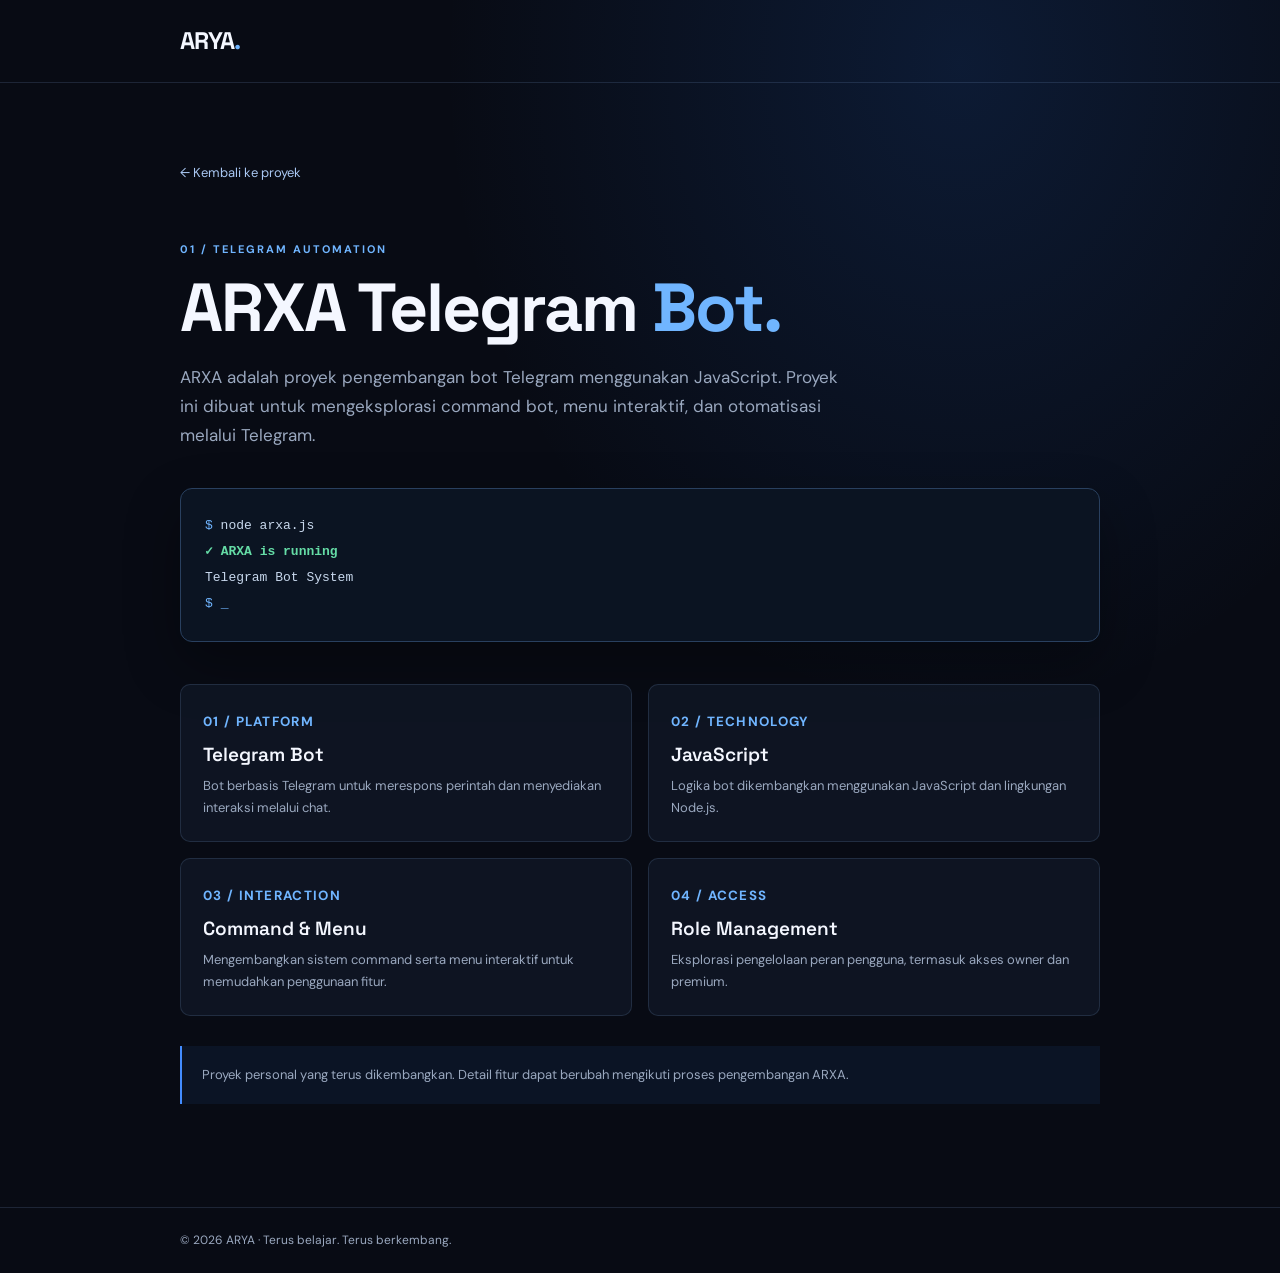
<file: projects/arxa.html>
<!DOCTYPE html>
<html lang="id">
<head>
  <meta charset="UTF-8">
  <meta name="viewport" content="width=device-width, initial-scale=1.0">
  <meta name="theme-color" content="#080b14">
  <meta name="description" content="ARXA Telegram Bot — proyek bot Telegram berbasis JavaScript oleh ARYA.">
  <title>ARXA Telegram Bot — ARYA</title>
  <link rel="preconnect" href="https://fonts.googleapis.com">
  <link rel="preconnect" href="https://fonts.gstatic.com" crossorigin>
  <link href="https://fonts.googleapis.com/css2?family=DM+Sans:wght@400;500;600;700&family=Space+Grotesk:wght@400;500;600;700&display=swap" rel="stylesheet">
  <style>
    :root{color-scheme:dark;--bg:#080b14;--panel:#101827;--blue:#438cff;--light:#70b5ff;--text:#f4f7ff;--muted:#9aa8bf;--border:rgba(130,165,220,.17)}
    *{box-sizing:border-box}body{margin:0;min-height:100vh;background:radial-gradient(ellipse at 75% 5%,rgba(35,104,210,.17),transparent 38%),var(--bg);color:var(--text);font-family:'DM Sans',sans-serif;line-height:1.7}
    a{color:inherit;text-decoration:none}.wrap{width:min(920px,calc(100% - 40px));margin:auto}
    header{padding:25px 0;border-bottom:1px solid var(--border)}.logo{font:700 24px 'Space Grotesk',sans-serif;letter-spacing:-1px}.logo span,.accent{color:var(--light)}
    main{padding:75px 0 90px}.back{color:#a9c7f2;font-size:13px}.eyebrow{margin-top:55px;color:var(--light);font-size:11px;font-weight:700;letter-spacing:2px}
    h1{margin:12px 0;font:700 clamp(38px,7vw,68px)/1.1 'Space Grotesk',sans-serif;letter-spacing:-2px}
    .lead{max-width:680px;color:var(--muted);font-size:17px}
    .terminal{margin:38px 0;padding:24px;border:1px solid #29405f;border-radius:12px;background:#0b1422;box-shadow:0 22px 55px #0005;font:13px/2 monospace;color:#c8d8ed}
    .terminal strong{color:#65dca6}.terminal .blue{color:#70b5ff}
    .grid{display:grid;grid-template-columns:repeat(2,minmax(0,1fr));gap:16px;margin-top:42px}
    .item{padding:22px;border:1px solid var(--border);border-radius:10px;background:rgba(16,24,39,.75)}
    .item small{color:var(--light);font-weight:700;letter-spacing:1.3px}.item h2{margin:8px 0;font:600 19px 'Space Grotesk',sans-serif}.item p{margin:0;color:var(--muted);font-size:13px}
    .note{margin-top:30px;padding:18px 20px;border-left:2px solid var(--blue);background:rgba(67,140,255,.07);color:var(--muted);font-size:13px}
    footer{padding:22px 0;border-top:1px solid var(--border);color:var(--muted);font-size:12px}
    @media(max-width:600px){main{padding-top:48px}.grid{grid-template-columns:1fr}.eyebrow{margin-top:40px}.terminal{padding:17px;font-size:11px}}
  </style>
</head>
<body>
  <header><div class="wrap"><a class="logo" href="../index.html">ARYA<span>.</span></a></div></header>
  <main class="wrap">
    <a class="back" href="../index.html#projects">← Kembali ke proyek</a>
    <p class="eyebrow">01 / TELEGRAM AUTOMATION</p>
    <h1>ARXA Telegram <span class="accent">Bot.</span></h1>
    <p class="lead">ARXA adalah proyek pengembangan bot Telegram menggunakan JavaScript. Proyek ini dibuat untuk mengeksplorasi command bot, menu interaktif, dan otomatisasi melalui Telegram.</p>
    <div class="terminal" aria-label="Ilustrasi terminal ARXA">
      <div><span class="blue">$</span> node arxa.js</div>
      <div><strong>✓ ARXA is running</strong></div>
      <div>Telegram Bot System</div>
      <div><span class="blue">$</span> <span style="color:#70b5ff">_</span></div>
    </div>
    <div class="grid">
      <article class="item"><small>01 / PLATFORM</small><h2>Telegram Bot</h2><p>Bot berbasis Telegram untuk merespons perintah dan menyediakan interaksi melalui chat.</p></article>
      <article class="item"><small>02 / TECHNOLOGY</small><h2>JavaScript</h2><p>Logika bot dikembangkan menggunakan JavaScript dan lingkungan Node.js.</p></article>
      <article class="item"><small>03 / INTERACTION</small><h2>Command & Menu</h2><p>Mengembangkan sistem command serta menu interaktif untuk memudahkan penggunaan fitur.</p></article>
      <article class="item"><small>04 / ACCESS</small><h2>Role Management</h2><p>Eksplorasi pengelolaan peran pengguna, termasuk akses owner dan premium.</p></article>
    </div>
    <p class="note">Proyek personal yang terus dikembangkan. Detail fitur dapat berubah mengikuti proses pengembangan ARXA.</p>
  </main>
  <footer><div class="wrap">© 2026 ARYA · Terus belajar. Terus berkembang.</div></footer>
</body>
</html>
</file>
